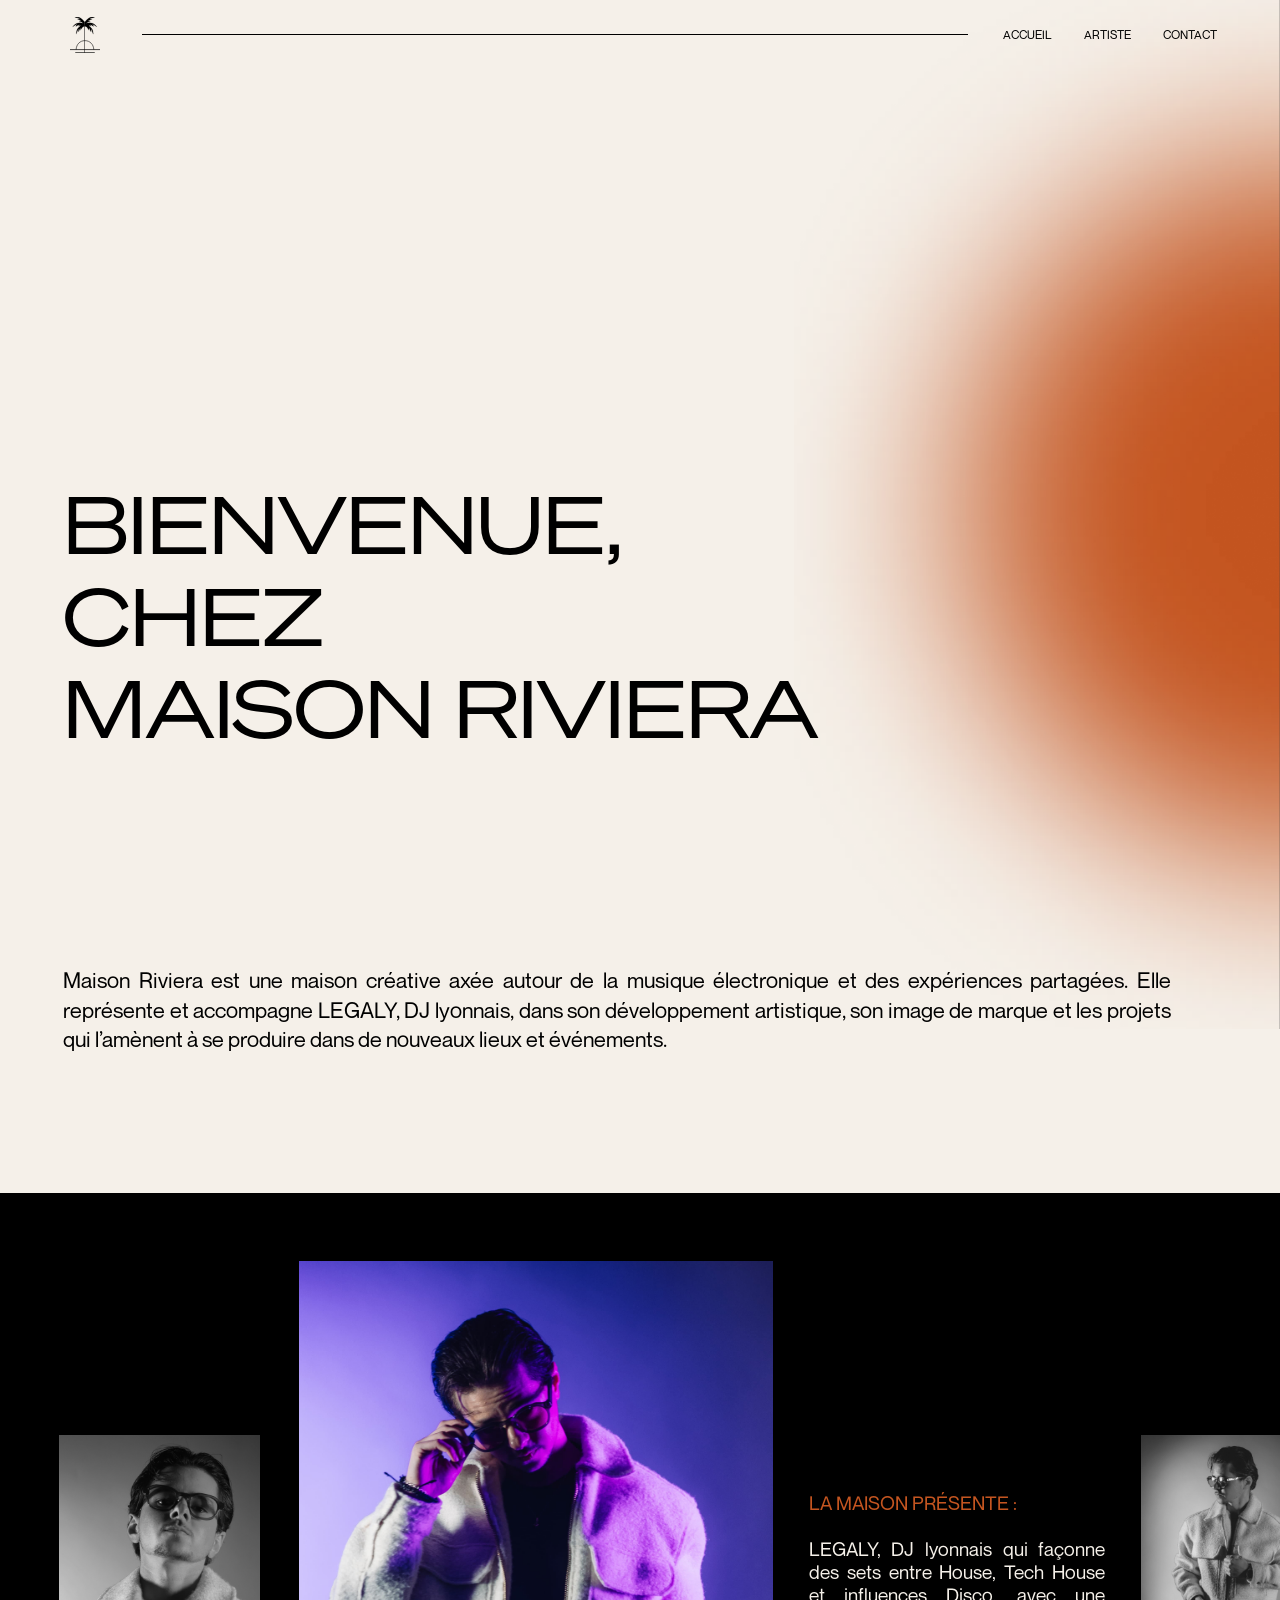
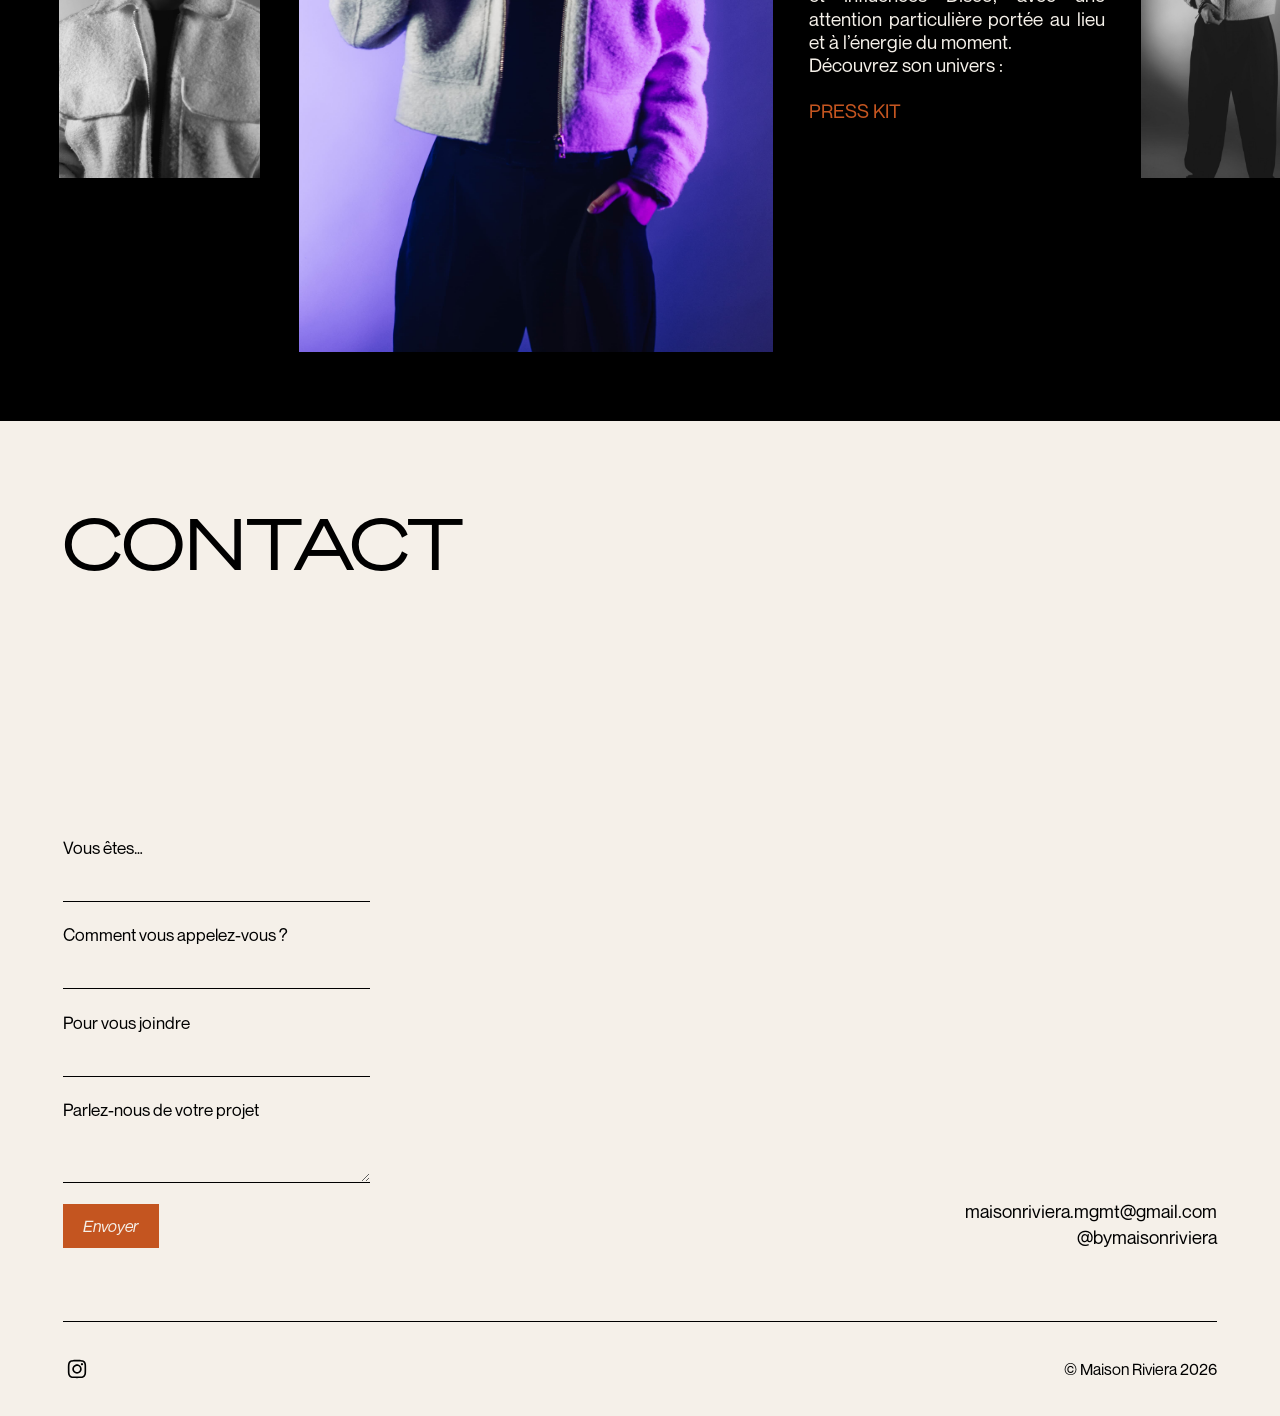
<file: index.html>
<!DOCTYPE html>
<html lang="fr">
<head>
    <meta charset="UTF-8">
    <!-- GA4 : raccorder la CMP avant publication (voir ANALYTICS.md). -->
    <script async src="https://www.googletagmanager.com/gtag/js?id=G-8PL722ZNS5"></script>
    <script>
        window.dataLayer = window.dataLayer || [];
        function gtag(){dataLayer.push(arguments);}
        // La CMP devra définir le consentement avant les commandes js/config.
        gtag('js', new Date());
        gtag('config', 'G-8PL722ZNS5');
    </script>
    <script defer src="assets/analytics.js"></script>
    <meta name="viewport" content="width=device-width, initial-scale=1.0">
    <title>Maison Riviera</title>

    <link rel="stylesheet" href="style.css">
    <meta name="description" content="Maison Riviera, maison créative autour de la musique électronique et des expériences partagées. Découvrez LEGALY et parlons de votre projet.">
    <script defer src="assets/contact-config.js"></script>
    <script defer src="assets/site.js"></script>
</head>

<body>
    <a class="skip-link" href="#contenu">Aller au contenu</a>
    <header class="site-header">
        <a href="#accueil" class="logo-link" aria-label="Maison Riviera — Accueil"><span class="brand-mark" aria-hidden="true"><img class="brand-light" src="assets/brand-mark.svg" alt="" width="49" height="58"><img class="brand-dark" src="assets/brand-mark-orange.svg" alt="" width="49" height="58"></span></a>
        <span class="header-rule" aria-hidden="true"></span>
        <nav aria-label="Navigation principale">
            <a href="#accueil" data-analytics-event="click_home">ACCUEIL</a>
            <a href="#artiste" data-analytics-event="click_artiste">ARTISTE</a>
            <a href="#contact">CONTACT</a>
        </nav>
    </header>
    <main id="contenu">
        <section id="accueil" class="home" aria-labelledby="welcome">
            <div class="hero-glow" aria-hidden="true"></div>
            <div class="hero">
                <h1 id="welcome"><span>BIENVENUE,</span><span>CHEZ</span><span>MAISON RIVIERA</span></h1>
            </div>
            <div class="introduction">
                <p>Maison Riviera est une maison créative axée autour de la musique électronique et des expériences partagées. Elle représente et accompagne LEGALY, DJ lyonnais, dans son développement artistique, son image de marque et les projets qui l’amènent à se produire dans de nouveaux lieux et événements.</p>
            </div>
        </section>
        <section id="artiste" class="artist" data-header-theme="dark" aria-labelledby="artist-heading">
            <a class="portrait portrait-secondary portrait-left" href="./press-kit-legaly.pdf" target="_blank" rel="noopener noreferrer" aria-label="Ouvrir le press kit LEGALY (PDF, nouvel onglet)" data-analytics-event="open_press_kit" data-click-source="image">
                <img src="assets/legaly-portrait.png" alt="Portrait de LEGALY en lunettes et veste claire, en noir et blanc." width="683" height="1024" loading="lazy">
            </a>
            <a class="portrait portrait-main" href="./press-kit-legaly.pdf" target="_blank" rel="noopener noreferrer" aria-label="Ouvrir le press kit LEGALY (PDF, nouvel onglet)" data-analytics-event="open_press_kit" data-click-source="image">
                <img src="LEGALY.jpeg" alt="LEGALY ajustant ses lunettes sous un éclairage violet." width="2880" height="5120" loading="lazy">
            </a>
            <div class="artist-copy">
                <h2 id="artist-heading">LA MAISON PRÉSENTE :</h2>
                <p>LEGALY, DJ lyonnais qui façonne des sets entre House, Tech House et influences Disco, avec une attention particulière portée au lieu et à l’énergie du moment.<br>Découvrez son univers :</p>
                <a class="press-kit" href="./press-kit-legaly.pdf" target="_blank" rel="noopener noreferrer" data-analytics-event="open_press_kit" data-click-source="text" aria-label="Press kit LEGALY (PDF, nouvel onglet)">PRESS KIT</a>
            </div>
            <a class="portrait portrait-secondary portrait-right" href="./press-kit-legaly.pdf" target="_blank" rel="noopener noreferrer" aria-label="Ouvrir le press kit LEGALY (PDF, nouvel onglet)" data-analytics-event="open_press_kit" data-click-source="image">
                <img src="assets/legaly-standing.png" alt="LEGALY debout, regardant sur le côté, en noir et blanc." width="576" height="1024" loading="lazy">
            </a>
        </section>
        <section id="contact" class="contact" aria-labelledby="contact-heading">
            <h2 id="contact-heading">CONTACT</h2>
            <div class="contact-layout">
                <form id="contact-form" action="https://api.web3forms.com/submit" method="post" aria-label="Votre projet" aria-describedby="form-status">
                    <div class="field"><label for="profile">Vous êtes…</label><input id="profile" name="Vous êtes…" required maxlength="200" placeholder=" " autocomplete="organization-title"></div>
                    <div class="field"><label for="name">Comment vous appelez-vous ?</label><input id="name" name="Comment vous appelez-vous ?" required maxlength="200" placeholder=" " autocomplete="name"></div>
                    <div class="field"><label for="reply">Pour vous joindre</label><input id="reply" name="Pour vous joindre" required maxlength="300" placeholder=" " autocomplete="email"></div>
                    <div class="field"><label for="project">Parlez-nous de votre projet</label><textarea id="project" name="Parlez-nous de votre projet" required maxlength="10000" rows="2" placeholder=" "></textarea></div>
                    <input type="checkbox" name="botcheck" hidden style="display: none;" tabindex="-1" autocomplete="off" aria-hidden="true">
                    <button type="submit" disabled>Envoyer</button>
                    <p id="form-status" class="form-status" role="status" aria-live="polite" aria-atomic="true"></p>
                    <noscript><p>Pour nous écrire, contactez <a href="mailto:maisonriviera.mgmt@gmail.com">maisonriviera.mgmt@gmail.com</a>.</p></noscript>
                </form>
                <address class="contact-details">
                    <a href="mailto:maisonriviera.mgmt@gmail.com">maisonriviera.mgmt@gmail.com</a>
                    <a href="https://www.instagram.com/bymaisonriviera/" target="_blank" rel="noopener noreferrer">@bymaisonriviera</a>
                </address>
            </div>
        </section>
    </main>
    <footer class="site-footer">
        <a href="https://www.instagram.com/bymaisonriviera/" target="_blank" rel="noopener noreferrer" aria-label="Maison Riviera sur Instagram (nouvel onglet)"><img src="assets/instagram.svg" alt="" width="27" height="27"></a>
        <p>© Maison Riviera 2026</p>
    </footer>
</body>
</html>
</file>
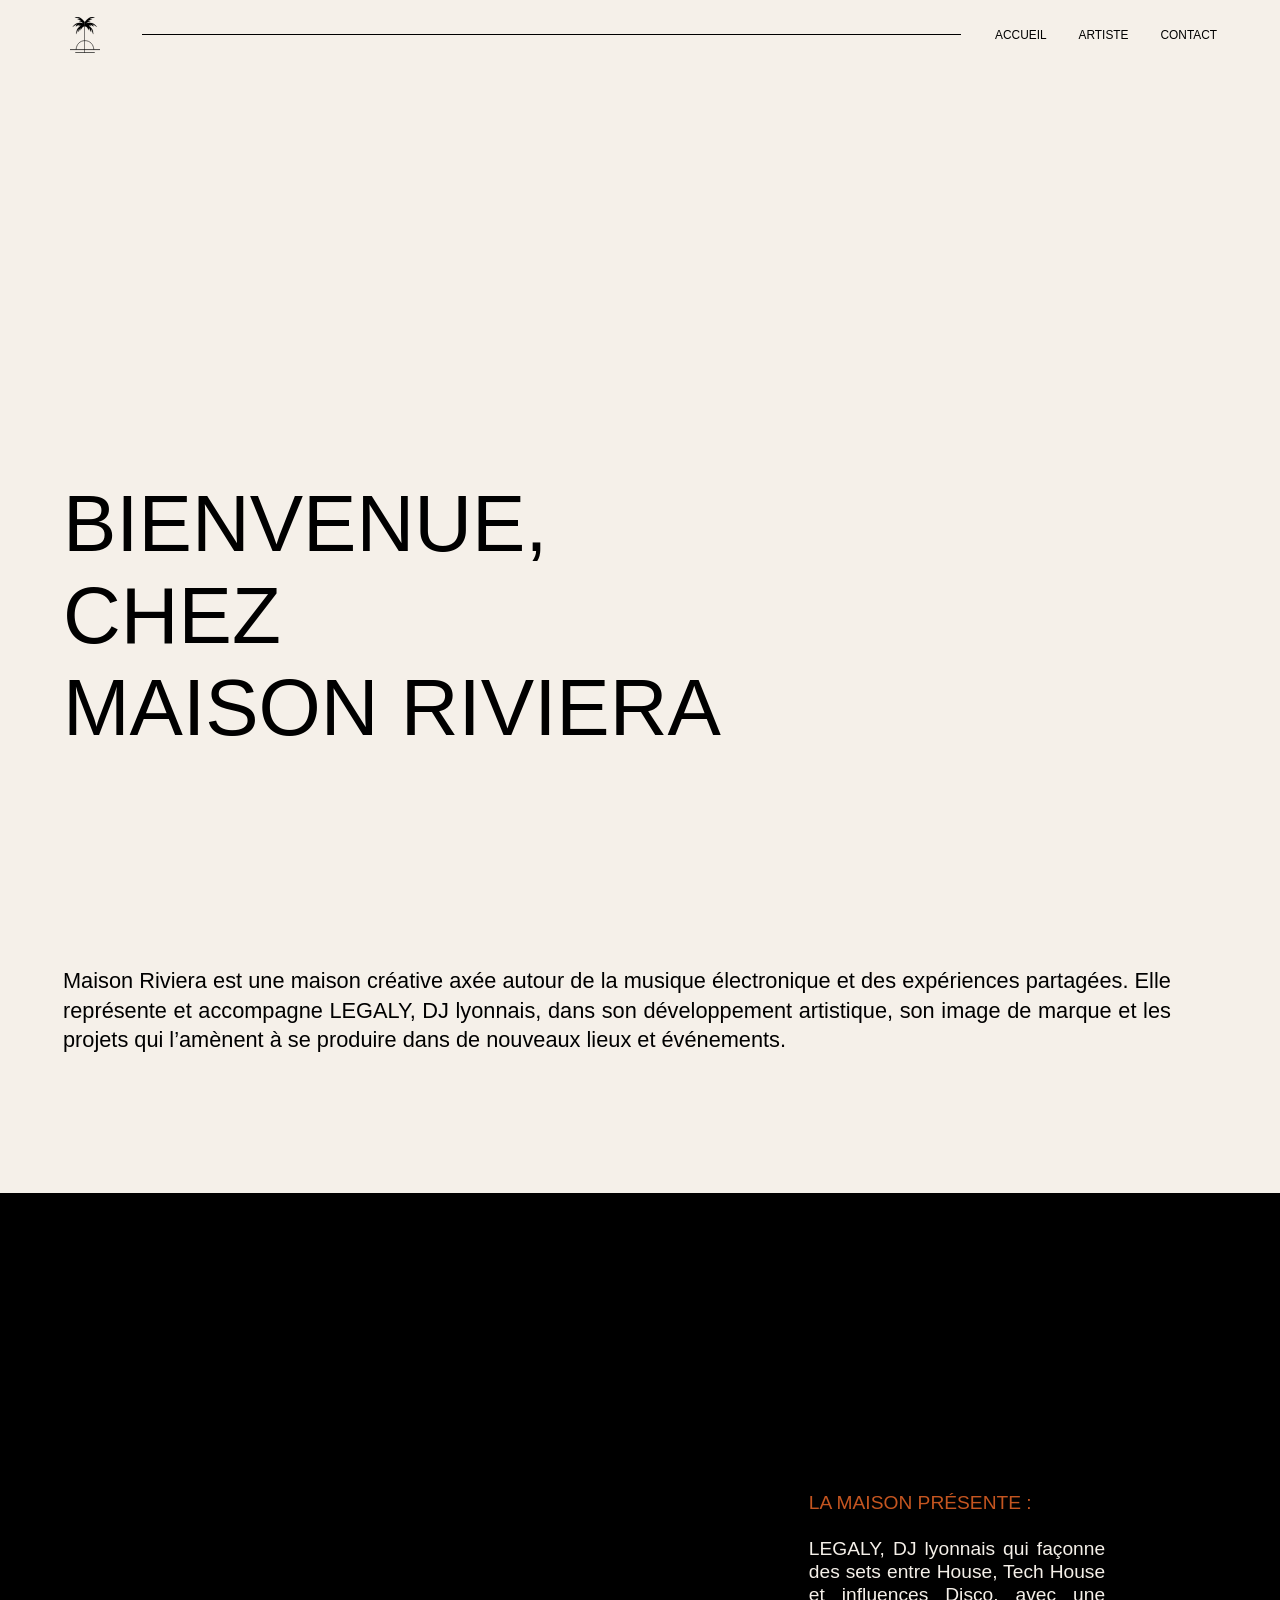
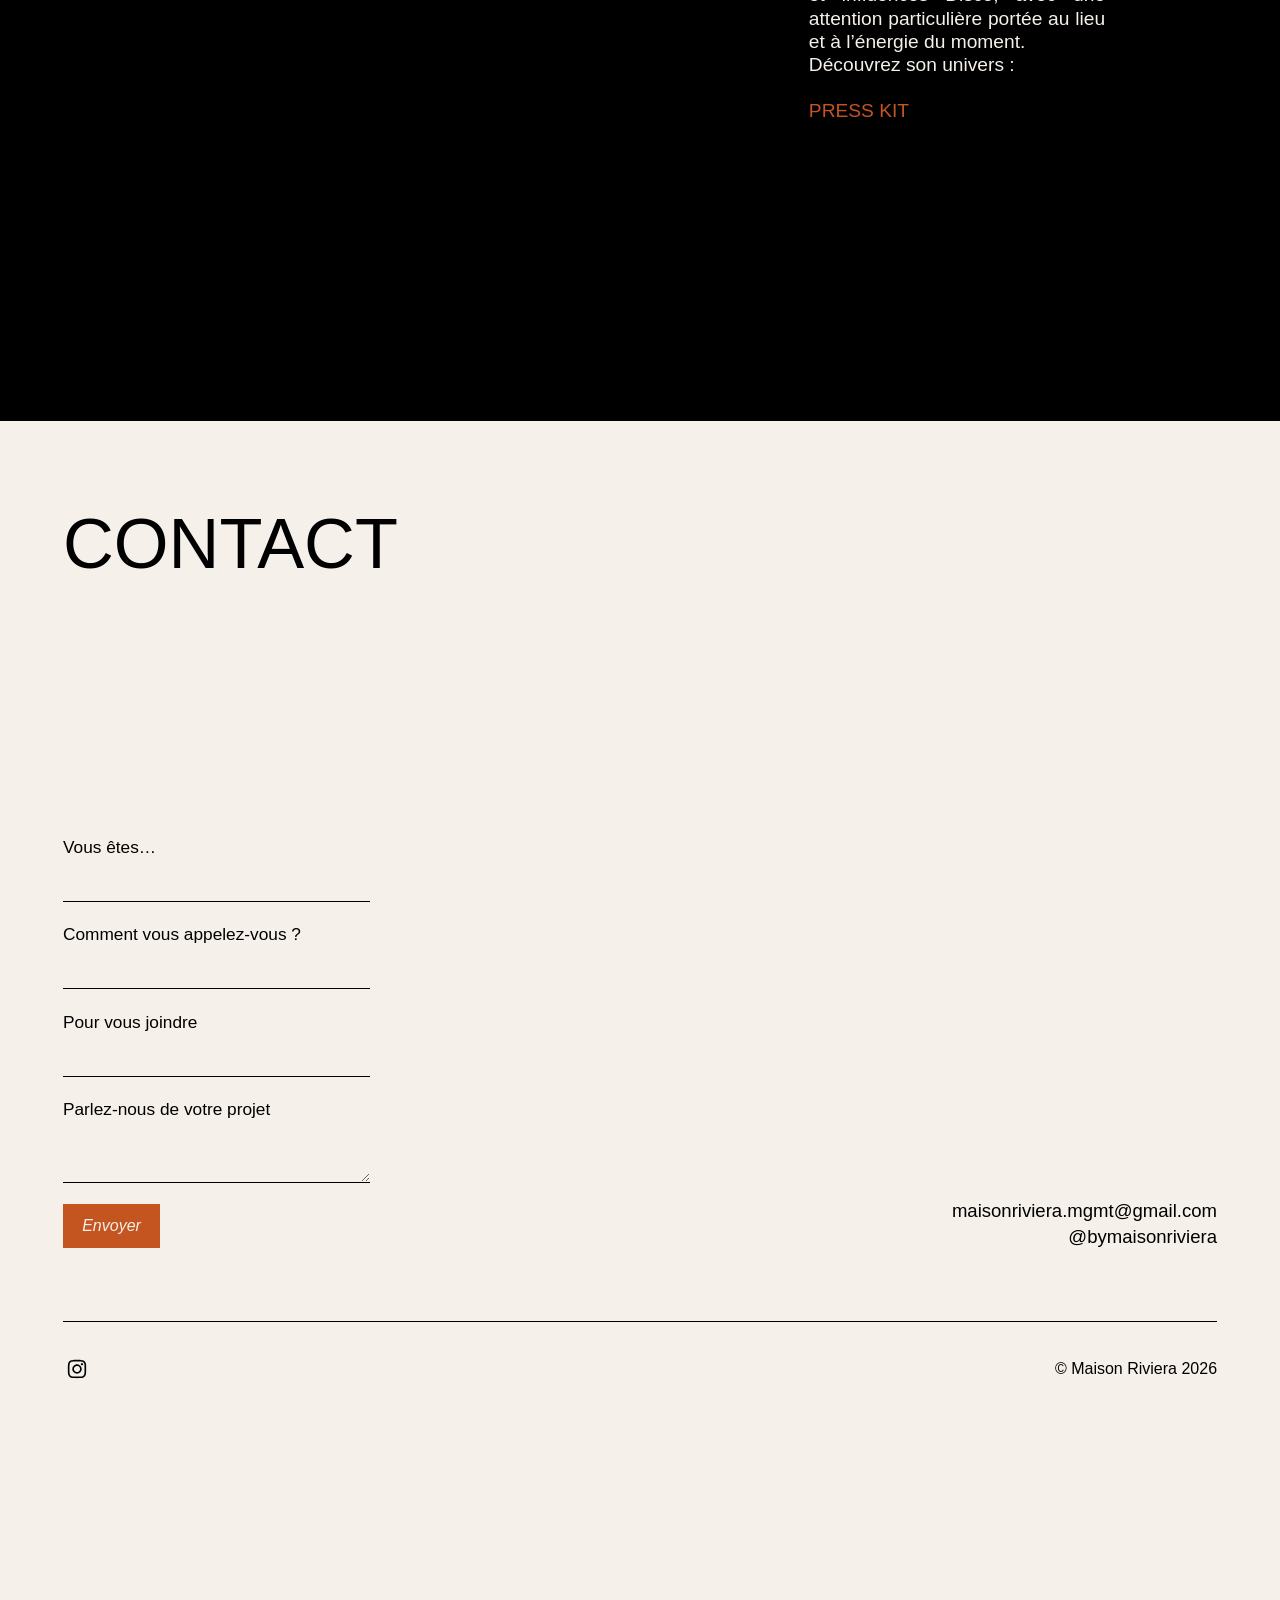
<file: artiste.html>
<!DOCTYPE html>
<html lang="fr">
<head>
    <meta charset="UTF-8">
    <meta name="viewport" content="width=device-width, initial-scale=1.0">
    <meta http-equiv="refresh" content="0; url=index.html#artiste">
    <title>LEGALY — Maison Riviera</title>
    <link rel="canonical" href="https://www.bymaisonriviera.com/#artiste">
</head>
<body><p><a href="index.html#artiste">Découvrir LEGALY chez Maison Riviera</a></p></body>
</html>
</file>
<file: style.css>
@font-face {
    font-family: "Söhne Breit";
    src: url("TYPO/TestSohneBreit-Buch-BF663d89ca2ff42.otf") format("opentype");
    font-display: swap;
    font-weight: 400;
}
@font-face {
    font-family: "Neue Montreal";
    src: url("TYPO/NeueMontreal-Regular.otf") format("opentype");
    font-display: swap;
    font-weight: 400;
}
@font-face {
    font-family: "Neue Montreal";
    src: url("TYPO/NeueMontreal-Bold.otf") format("opentype");
    font-display: swap;
    font-weight: 700;
}
@font-face {
    font-family: "Neue Montreal";
    src: url("TYPO/NeueMontreal-Italic.otf") format("opentype");
    font-display: swap;
    font-weight: 400;
    font-style: italic;
}
:root {
    --cream: #F5F0E9;
    --orange: #C45520;
    --black: #000;
    --gutter: clamp(20px, 4.92vw, 100px);
    --header-height: 72px;
    --field-size: clamp(1rem, 1.35vw, 1.5rem);
}
* { box-sizing: border-box; }
html { scroll-behavior: smooth; scroll-padding-top: var(--header-height); }
body { margin: 0; background: var(--cream); color: var(--black); font-family: "Neue Montreal", Arial, sans-serif; }
h1, h2, p { margin: 0; }
a { color: inherit; text-decoration: none; }
button, input, textarea { font: inherit; }
a:focus-visible, button:focus-visible { outline: 2px solid currentColor; outline-offset: 5px; }
.skip-link { position: fixed; z-index: 20; top: 10px; left: 10px; padding: 12px; background: var(--cream); transform: translateY(-160%); }
.skip-link:focus { transform: none; }
.site-header {
    position: fixed; z-index: 10; inset: 0 0 auto; display: flex; align-items: center;
    gap: clamp(16px, 2.7vw, 48px); padding: clamp(8px, 1vw, 18px) var(--gutter) 8px;
    color: var(--black); transition: color 240ms ease; pointer-events: none;
}
.site-header.is-dark { color: var(--orange); }
.site-header a { pointer-events: auto; }
.logo-link { display: grid; place-items: center; min-width: 44px; min-height: 44px; }
.brand-mark { position: relative; display: block; width: clamp(30.24px, 2.16vw, 38.88px); aspect-ratio: 49 / 57.7218; }
.brand-mark img { display: block; width: 100%; height: 100%; transition: opacity 240ms ease; }
.brand-dark { position: absolute; inset: 0; opacity: 0; }
.site-header.is-dark .brand-light { opacity: 0; }
.site-header.is-dark .brand-dark { opacity: 1; }
.header-rule { flex: 1; min-width: 12px; height: 1px; background: currentColor; transition: opacity 180ms ease; }
.site-header.is-scrolled .header-rule { opacity: 0; }
.site-header nav { display: flex; align-items: center; gap: clamp(16px, 2.5vw, 44px); }
.site-header nav a { display: inline-flex; align-items: center; min-height: 44px; font-size: clamp(.7425rem, .918vw, .945rem); }
.site-header nav a:hover, .contact-details > a:hover { text-decoration: underline; text-underline-offset: 5px; }
.home { position: relative; isolation: isolate; overflow: hidden; }
.hero { position: relative; overflow: hidden; min-height: 64.64vw; display: flex; align-items: flex-end; padding: 16rem var(--gutter) 5.7vw; }
.hero-glow { position: absolute; z-index: -1; pointer-events: none; width: 37.96%; aspect-ratio: 656 / 1389; right: 0; top: 0; background: url("assets/hero-circle.png") center / contain no-repeat; }
h1, .contact h2 { font-family: "Söhne Breit", Arial, sans-serif; font-size: clamp(2rem, 6.25vw, 8rem); line-height: 1.15; font-weight: 400; letter-spacing: 0; }
h1 span { display: block; }
.introduction { padding: 10.85vw var(--gutter); }
.introduction p { max-width: 1497px; width: 96%; font-size: clamp(1.125rem, 1.7vw, 2rem); line-height: 1.35; text-align: justify; }
.artist { background: var(--black); color: var(--cream); display: grid; grid-template-columns: 271fr 640fr 367fr 224fr; align-items: center; gap: 2.72vw; padding: 5.32vw 0 5.38vw 4.63vw; overflow: hidden; }
.portrait { cursor: pointer; display: block; position: relative; overflow: hidden; }
.portrait img { display: block; width: 100%; height: 100%; object-fit: cover; transition: transform 350ms cubic-bezier(.2,.65,.3,1); }
.portrait-main { aspect-ratio: 640 / 932; }
.portrait-main img { position: absolute; width: 126.97%; height: 155%; left: -13.5%; top: -3.99%; max-width: none; }
.portrait-secondary { aspect-ratio: 271 / 462; }
.portrait-right { width: 121%; }
.artist-copy { margin-left: 0; min-width: 0; font-size: clamp(1rem, 1.5vw, 1.75rem); line-height: 1.21; }
.artist-copy h2 { color: var(--orange); font: inherit; font-weight: 400; white-space: nowrap; margin-bottom: 1.8vw; }
.artist-copy p { text-align: justify; text-align-last: left; }
@media (min-width: 1001px) {
    /* Proportions à 1728 px ; les 5 px libres du premier rail
       conservent les 53 px entre les deux photographies de gauche. */
    .artist {
        grid-template-columns: 15.972222vw 37.037037vw 23.148148vw 15.68287vw;
        column-gap: 2.777778vw;
    }
    .portrait-left, .portrait-right { width: 15.68287vw; }
    .artist-copy { width: 100%; max-width: none; align-self: center; }
}
.press-kit { cursor: pointer; color: var(--orange); display: inline-block; font-weight: 400; margin-top: 1.8vw; transform-origin: left center; transition: transform 320ms ease; }
/* Même marge basse proportionnelle que le hero, sans modifier l’accueil. */
.contact {
    --page-bottom-space: 5.7vw;
    min-height: 100vh;
    min-height: 100svh;
    display: grid;
    grid-template-rows: auto minmax(auto, 1fr);
    padding: 6.48vw var(--gutter) var(--page-bottom-space);
}
.contact h2 { font-size: clamp(2.25rem, 5.5vw, 6.5rem); margin-bottom: clamp(32px, 3.5vw, 64px); }
.contact-layout { align-self: end; display: grid; grid-template-columns: minmax(0, 1fr) minmax(0, 1fr); gap: 8vw; align-items: end; }
#contact-form { width: min(100%, clamp(280px, 24vw, 400px)); }
.field { position: relative; margin-bottom: clamp(20px, 1.65vw, 30px); font-size: var(--field-size); line-height: 1.35; font-weight: 400; }
.field label { display: block; font: inherit; color: var(--black); text-decoration: none; }
.field input, .field textarea {
    display: block; width: 100%; height: 2em; min-height: 36px; margin-top: .4em; padding: .15em 0;
    border: 0; border-bottom: 1px solid var(--black); border-radius: 0;
    outline: none; box-shadow: none; background: transparent; appearance: none; -webkit-appearance: none;
    color: var(--orange); caret-color: var(--orange); font: inherit;
    transition: border-color 180ms ease;
}
.field textarea { height: 3.15em; resize: none; overflow-y: auto; }
#contact-form #project { resize: vertical; }
.field input:not(:placeholder-shown), .field textarea:not(:placeholder-shown) { border-bottom-color: transparent; }
.field input:focus-visible:placeholder-shown, .field textarea:focus-visible:placeholder-shown { border-bottom-color: var(--orange); }
.field input:autofill { -webkit-text-fill-color: var(--orange); }
#contact-form button { border: 0; border-radius: 0; background: var(--orange); color: var(--cream); min-width: 96px; min-height: 44px; padding: .3em 1.2em; font-size: clamp(1rem, 1.1vw, 1.25rem); font-style: italic; cursor: pointer; }
#contact-form button:hover { text-decoration: underline; text-underline-offset: 4px; }
#contact-form button:disabled { cursor: wait; opacity: .65; }
.form-status { font-size: 15px; line-height: 1.4; color: var(--orange); }
.form-status:not(:empty) { margin-top: 16px; }
.contact-details { display: flex; flex-direction: column; align-items: flex-end; font-style: normal; gap: .2em; font-size: clamp(1rem, 1.45vw, 1.75rem); }
.contact-details > a { max-width: 100%; overflow-wrap: anywhere; }
.site-footer { margin: 0 var(--gutter); border-top: 1px solid var(--black); padding-inline: 0; padding-block: clamp(24px, 4svh, 52px); display: flex; align-items: center; justify-content: space-between; gap: 20px; font-size: clamp(1rem, 1.25vw, 1.25rem); line-height: 1.25; }
.site-footer a { display: grid; place-items: center; min-width: 44px; min-height: 22px; margin-left: -8px; }
.site-footer a img { width: 20px; height: 20px; }
@media (hover: hover) and (pointer: fine) {
    .portrait:hover img { transform: scale(1.05); }
    .press-kit:hover { transform: scale(1.05); }
}
@media (min-width: 2100px) {
    .introduction p { max-width: none; }
}
@media (max-width: 1000px) {
    .hero { min-height: 75svh; padding-top: 220px; padding-bottom: 8vw; }
    .hero-glow { top: 0; }
    .artist { grid-template-columns: minmax(0, 1fr) minmax(0, 2fr) minmax(0, 1fr); padding: 7vw var(--gutter); gap: 5vw 3vw; }
    .portrait-right { width: 100%; grid-column: 3; grid-row: 1; }
    .artist-copy { margin-left: 0; grid-column: 2 / 4; max-width: 34rem; font-size: clamp(1.0625rem, 2.1vw, 1.375rem); }
    .artist-copy h2 { white-space: normal; margin-bottom: 20px; }
    .press-kit { margin-top: 24px; }
    #contact-form { width: min(100%, 340px); }
    .contact { --page-bottom-space: 8vw; }
    .contact-layout { gap: 5vw; }

}
@media (max-width: 600px) {
    .site-header { gap: 10px; padding-top: 8px; }
    .header-rule { min-width: 8px; }
    .site-header nav { margin-left: auto; gap: clamp(10px, 2.6vw, 16px); }
    .site-header nav a { font-size: 11.88px; }
    .hero { min-height: 78svh; padding-top: 180px; padding-bottom: 14vw; }
    h1 { font-size: clamp(1.25rem, 6.7vw, 2.5rem); line-height: 1.25; }
    .hero-glow { width: 65%; right: 0; top: 4vh; }
    .introduction { padding-top: 55px; padding-bottom: 70px; }
    .introduction p { width: 100%; font-size: clamp(1.125rem, 3.5vw, 1.25rem); line-height: 1.3; text-align: left; }
    .artist { grid-template-columns: repeat(2, minmax(0, 1fr)); padding: 48px var(--gutter); gap: 24px 18px; }
    .portrait-main { grid-row: 1; grid-column: 1 / -1; }
    .portrait-left { grid-row: 2; grid-column: 1; }
    .portrait-right { grid-row: 2; grid-column: 2; }
    .portrait-secondary { aspect-ratio: 3 / 4; }
    .portrait-secondary img { object-position: center top; }
    .artist-copy { grid-row: 3; grid-column: 1 / -1; font-size: 18px; padding-top: 10px; }
    .contact { --page-bottom-space: 14vw; padding-top: 60px; }
    .contact h2 { font-size: clamp(2rem, 8.5vw, 3rem); margin-bottom: 32px; }
    .contact-layout { grid-template-columns: minmax(0, 1fr); gap: 44px; }


    .contact-details { font-size: clamp(1rem, 3.8vw, 1.125rem); }
}
@media (prefers-reduced-motion: reduce) {
    html { scroll-behavior: auto; }
    *, *::before, *::after { transition: none !important; animation: none !important; }
}
</file>
